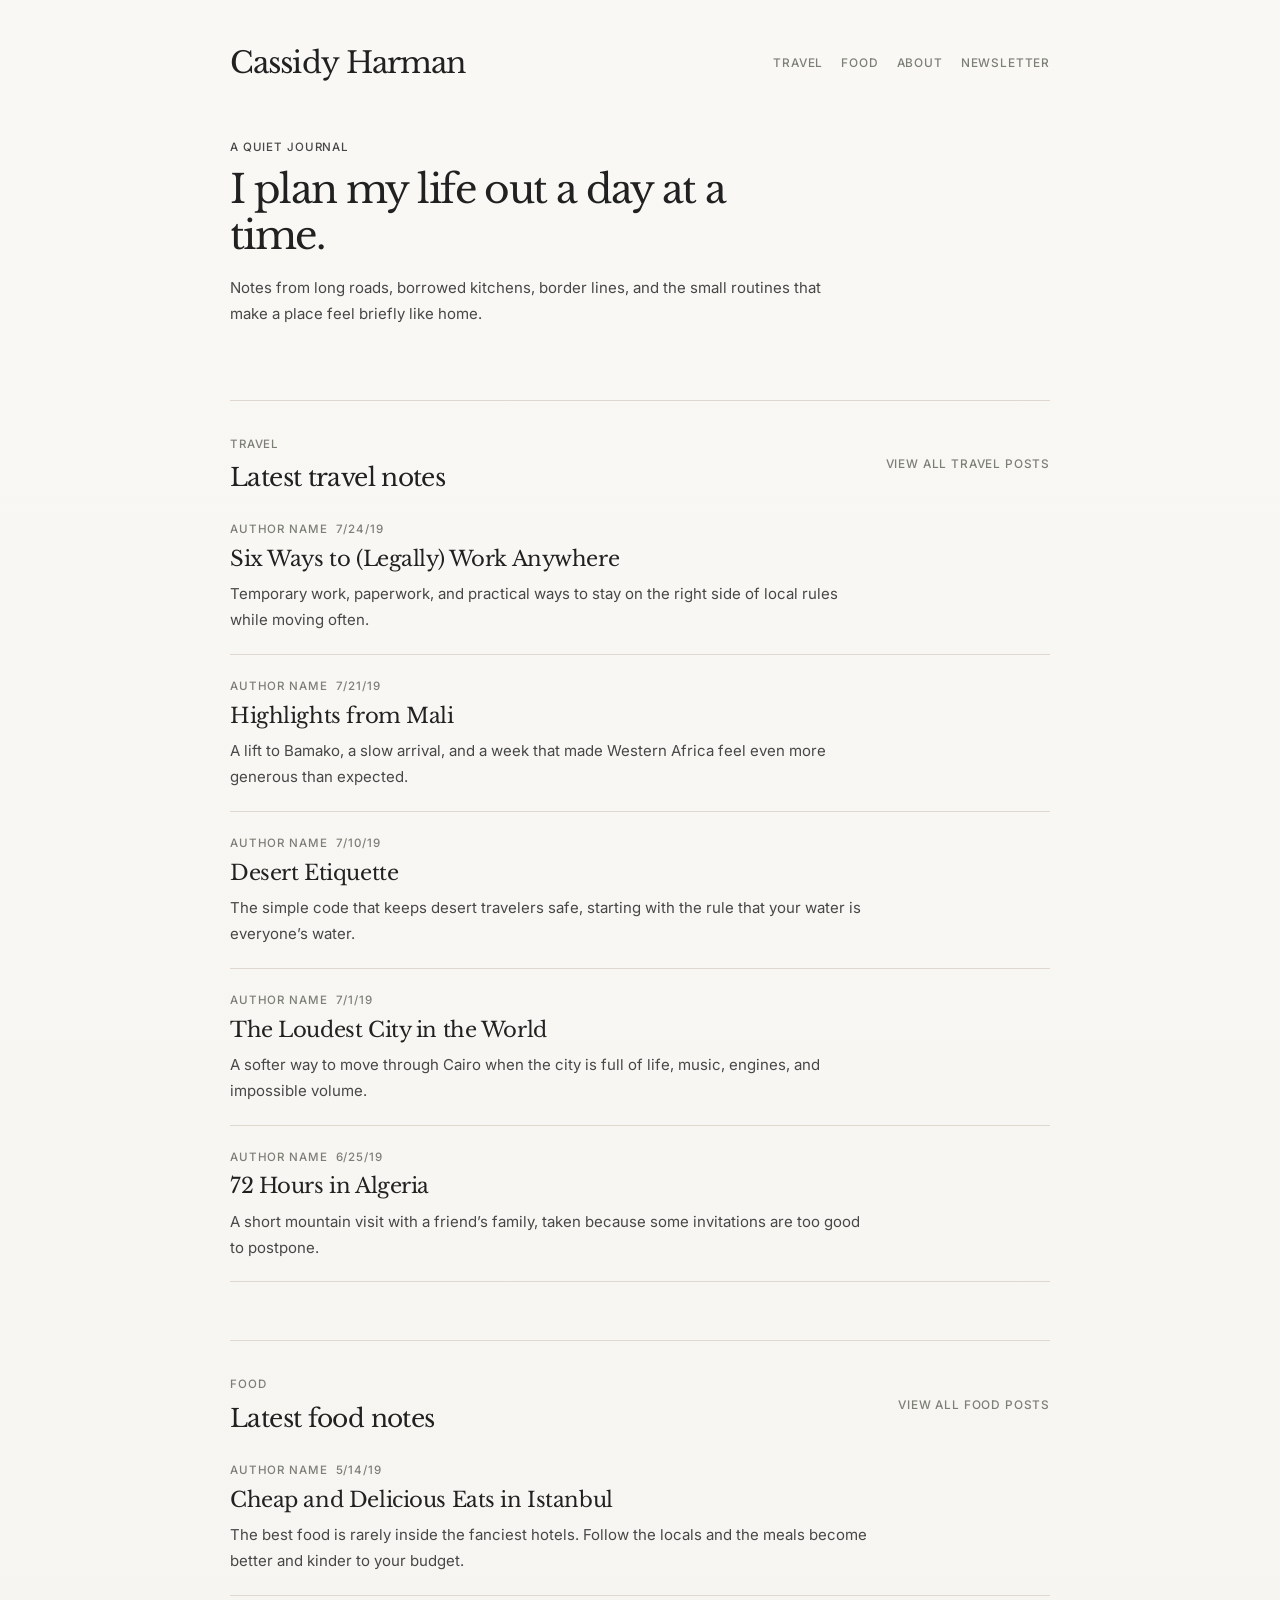
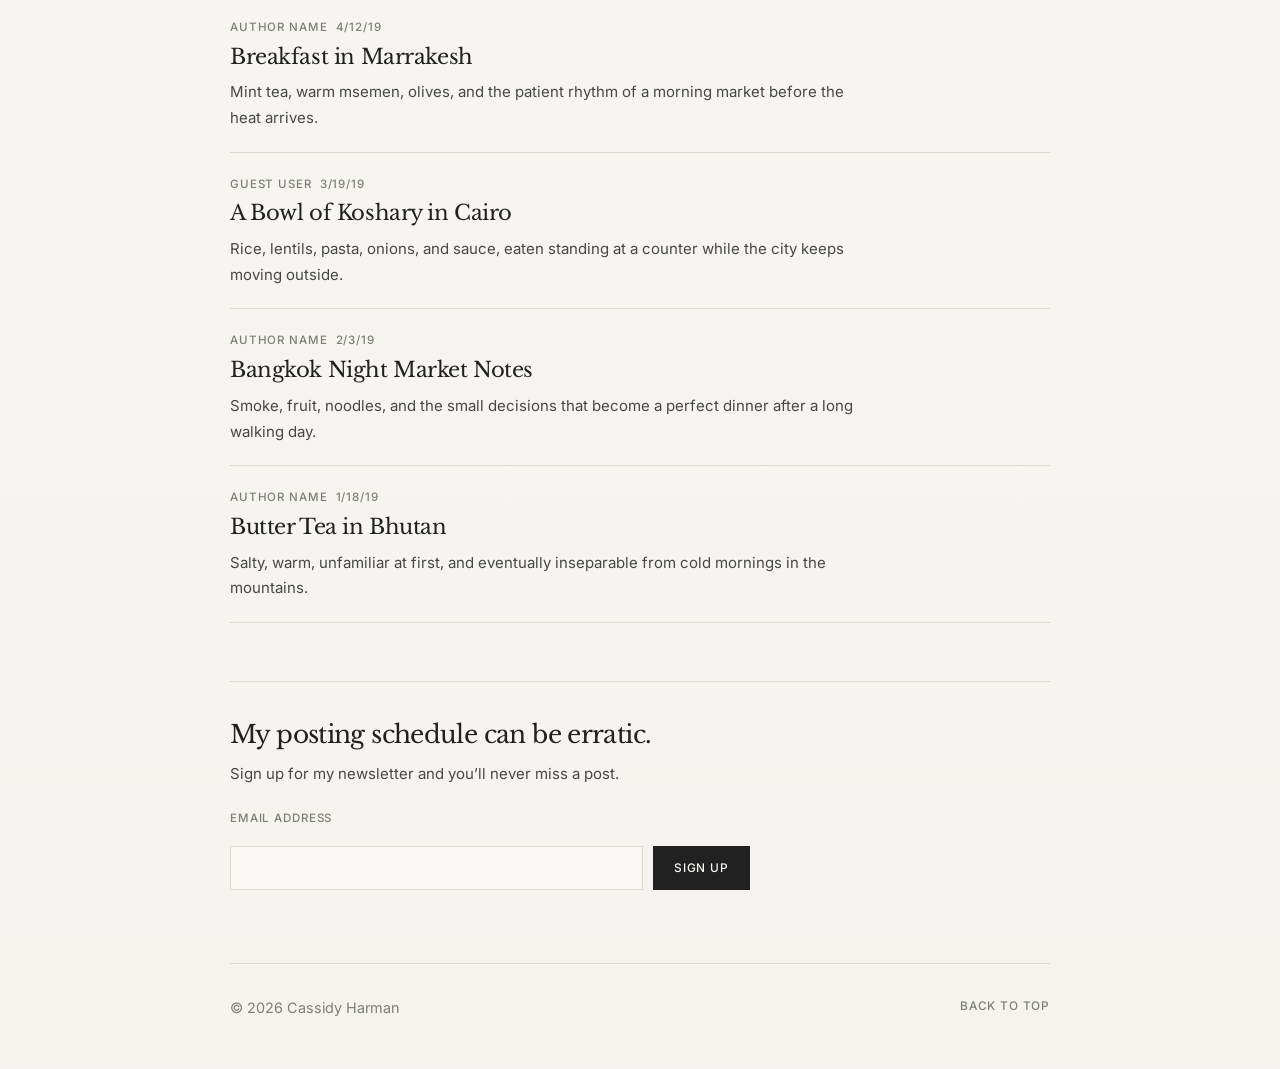
<file: index.html>
<!doctype html>
<html lang="en">
  <head>
    <meta charset="utf-8" />
    <meta name="viewport" content="width=device-width, initial-scale=1" />
    <meta
      name="description"
      content="A graceful static travel and food journal inspired by the Cassidy Harman Squarespace demo."
    />
    <title>Cassidy Harman</title>
    <link rel="preconnect" href="https://fonts.googleapis.com" />
    <link rel="preconnect" href="https://fonts.gstatic.com" crossorigin />
    <link
      href="https://fonts.googleapis.com/css2?family=Inter:wght@400;500;600&family=Libre+Baskerville:wght@400;700&display=swap"
      rel="stylesheet"
    />
    <link rel="alternate" type="application/rss+xml" title="Cassidy Harman RSS" href="feed.xml" />
    <link rel="stylesheet" href="styles.css" />
  </head>
  <body>
    <div class="site-shell">
      <header class="site-header" data-reveal>
        <a class="site-title" href="#top" aria-label="Cassidy Harman home">Cassidy Harman</a>
        <button class="menu-toggle" type="button" aria-expanded="false" aria-controls="siteNav">
          Menu
        </button>
        <nav class="site-nav" id="siteNav" aria-label="Primary navigation">
          <a href="#travel">Travel</a>
          <a href="#food">Food</a>
          <a href="pages/about.html">About</a>
          <a href="#newsletter">Newsletter</a>
        </nav>
      </header>

      <main id="top">
        <section class="intro" aria-labelledby="intro-title" data-reveal>
          <p class="kicker">A quiet journal</p>
          <h1 id="intro-title">I plan my life out a day at a time.</h1>
          <p>
            Notes from long roads, borrowed kitchens, border lines, and the
            small routines that make a place feel briefly like home.
          </p>
        </section>

        <section class="archive-preview" id="travel" aria-labelledby="travel-title">
          <div class="section-heading" data-reveal>
            <div>
              <p class="kicker">Travel</p>
              <h2 id="travel-title">Latest travel notes</h2>
            </div>
            <a class="quiet-link" href="pages/travel.html">View all travel posts</a>
          </div>

          <ol class="post-list compact-list">
            <li class="post-entry" data-reveal>
              <p class="post-meta">Author Name <time datetime="2019-07-24">7/24/19</time></p>
              <h3><a href="pages/post.html?post=six-ways">Six Ways to (Legally) Work Anywhere</a></h3>
              <p>
                Temporary work, paperwork, and practical ways to stay on the
                right side of local rules while moving often.
              </p>
            </li>
            <li class="post-entry" data-reveal>
              <p class="post-meta">Author Name <time datetime="2019-07-21">7/21/19</time></p>
              <h3><a href="pages/post.html?post=mali">Highlights from Mali</a></h3>
              <p>
                A lift to Bamako, a slow arrival, and a week that made Western
                Africa feel even more generous than expected.
              </p>
            </li>
            <li class="post-entry" data-reveal>
              <p class="post-meta">Author Name <time datetime="2019-07-10">7/10/19</time></p>
              <h3><a href="pages/post.html?post=desert-etiquette">Desert Etiquette</a></h3>
              <p>
                The simple code that keeps desert travelers safe, starting with
                the rule that your water is everyone&rsquo;s water.
              </p>
            </li>
            <li class="post-entry" data-reveal>
              <p class="post-meta">Author Name <time datetime="2019-07-01">7/1/19</time></p>
              <h3><a href="pages/post.html?post=cairo">The Loudest City in the World</a></h3>
              <p>
                A softer way to move through Cairo when the city is full of
                life, music, engines, and impossible volume.
              </p>
            </li>
            <li class="post-entry" data-reveal>
              <p class="post-meta">Author Name <time datetime="2019-06-25">6/25/19</time></p>
              <h3><a href="pages/post.html?post=algeria">72 Hours in Algeria</a></h3>
              <p>
                A short mountain visit with a friend&rsquo;s family, taken because
                some invitations are too good to postpone.
              </p>
            </li>
          </ol>
        </section>

        <section class="archive-preview" id="food" aria-labelledby="food-title">
          <div class="section-heading" data-reveal>
            <div>
              <p class="kicker">Food</p>
              <h2 id="food-title">Latest food notes</h2>
            </div>
            <a class="quiet-link" href="pages/food.html">View all food posts</a>
          </div>

          <ol class="post-list compact-list">
            <li class="post-entry" data-reveal>
              <p class="post-meta">Author Name <time datetime="2019-05-14">5/14/19</time></p>
              <h3><a href="pages/post.html?post=istanbul-eats">Cheap and Delicious Eats in Istanbul</a></h3>
              <p>
                The best food is rarely inside the fanciest hotels. Follow the
                locals and the meals become better and kinder to your budget.
              </p>
            </li>
            <li class="post-entry" data-reveal>
              <p class="post-meta">Author Name <time datetime="2019-04-12">4/12/19</time></p>
              <h3><a href="pages/post.html?post=marrakesh-breakfast">Breakfast in Marrakesh</a></h3>
              <p>
                Mint tea, warm msemen, olives, and the patient rhythm of a
                morning market before the heat arrives.
              </p>
            </li>
            <li class="post-entry" data-reveal>
              <p class="post-meta">Guest User <time datetime="2019-03-19">3/19/19</time></p>
              <h3><a href="pages/post.html?post=cairo-koshary">A Bowl of Koshary in Cairo</a></h3>
              <p>
                Rice, lentils, pasta, onions, and sauce, eaten standing at a
                counter while the city keeps moving outside.
              </p>
            </li>
            <li class="post-entry" data-reveal>
              <p class="post-meta">Author Name <time datetime="2019-02-03">2/3/19</time></p>
              <h3><a href="pages/post.html?post=bangkok-night-market">Bangkok Night Market Notes</a></h3>
              <p>
                Smoke, fruit, noodles, and the small decisions that become a
                perfect dinner after a long walking day.
              </p>
            </li>
            <li class="post-entry" data-reveal>
              <p class="post-meta">Author Name <time datetime="2019-01-18">1/18/19</time></p>
              <h3><a href="pages/post.html?post=bhutan-tea">Butter Tea in Bhutan</a></h3>
              <p>
                Salty, warm, unfamiliar at first, and eventually inseparable
                from cold mornings in the mountains.
              </p>
            </li>
          </ol>
        </section>

        <section class="newsletter" id="newsletter" aria-labelledby="newsletter-title" data-reveal>
          <h2 id="newsletter-title">
            My posting schedule can be erratic.
          </h2>
          <p>Sign up for my newsletter and you&rsquo;ll never miss a post.</p>
          <form
            class="newsletter-form"
            id="newsletterForm"
            method="post"
            data-signup-recipient-token="dGFud2VlcjFAbXN1LmVkdQ=="
            novalidate
          >
            <label for="email">Email Address</label>
            <div class="form-row">
              <input id="email" name="email" type="email" required />
              <button type="submit">Sign Up</button>
            </div>
            <input type="text" name="_honey" tabindex="-1" autocomplete="off" hidden />
            <input type="hidden" name="_subject" value="New Cassidy Harman newsletter signup" />
            <input type="hidden" name="_template" value="table" />
            <input type="hidden" name="_captcha" value="false" />
            <p class="form-message" id="formMessage" role="status" aria-live="polite"></p>
          </form>
        </section>
      </main>

      <footer class="site-footer">
        <p>&copy; 2026 Cassidy Harman</p>
        <a href="#top">Back to top</a>
      </footer>
    </div>

    <script src="script.js" defer></script>
  </body>
</html>
</file>
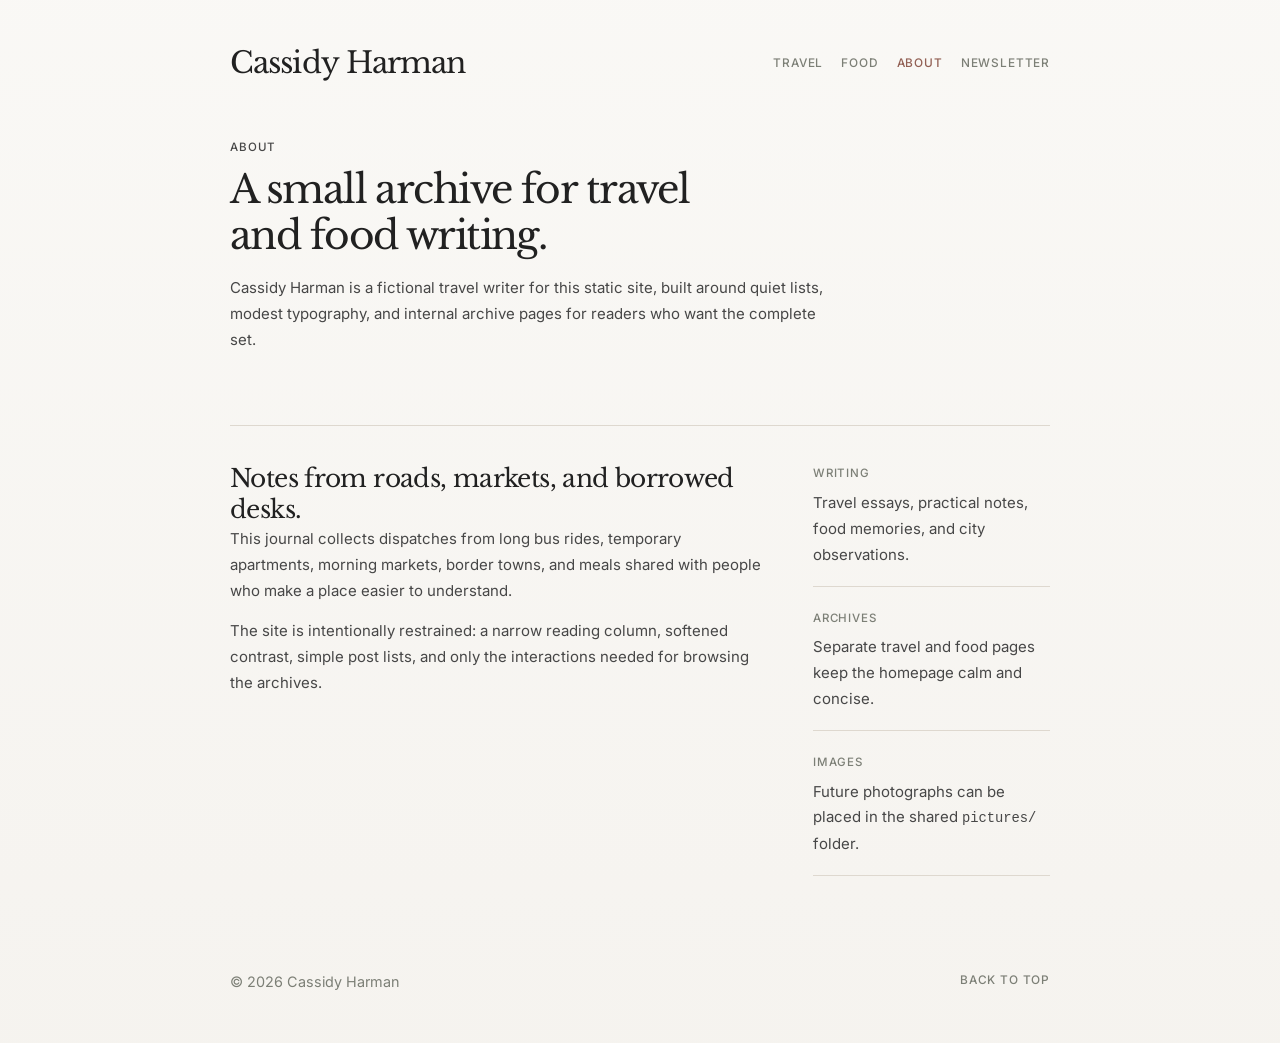
<file: pages/about.html>
<!doctype html>
<html lang="en">
  <head>
    <meta charset="utf-8" />
    <meta name="viewport" content="width=device-width, initial-scale=1" />
    <meta
      name="description"
      content="About Cassidy Harman and the quiet static travel and food journal."
    />
    <title>About | Cassidy Harman</title>
    <link rel="preconnect" href="https://fonts.googleapis.com" />
    <link rel="preconnect" href="https://fonts.gstatic.com" crossorigin />
    <link
      href="https://fonts.googleapis.com/css2?family=Inter:wght@400;500;600&family=Libre+Baskerville:wght@400;700&display=swap"
      rel="stylesheet"
    />
    <link rel="alternate" type="application/rss+xml" title="Cassidy Harman RSS" href="../feed.xml" />
    <link rel="stylesheet" href="../styles.css" />
  </head>
  <body>
    <div class="site-shell">
      <header class="site-header" data-reveal>
        <a class="site-title" href="../index.html" aria-label="Cassidy Harman home">Cassidy Harman</a>
        <button class="menu-toggle" type="button" aria-expanded="false" aria-controls="siteNav">
          Menu
        </button>
        <nav class="site-nav" id="siteNav" aria-label="Primary navigation">
          <a href="../index.html#travel">Travel</a>
          <a href="../index.html#food">Food</a>
          <a href="about.html" aria-current="page">About</a>
          <a href="../index.html#newsletter">Newsletter</a>
        </nav>
      </header>

      <main>
        <section class="page-intro" aria-labelledby="about-title" data-reveal>
          <p class="kicker">About</p>
          <h1 id="about-title">A small archive for travel and food writing.</h1>
          <p>
            Cassidy Harman is a fictional travel writer for this static site,
            built around quiet lists, modest typography, and internal archive
            pages for readers who want the complete set.
          </p>
        </section>

        <section class="about-page" aria-label="About Cassidy Harman" data-reveal>
          <div class="about-copy">
            <h2>Notes from roads, markets, and borrowed desks.</h2>
            <p>
              This journal collects dispatches from long bus rides, temporary
              apartments, morning markets, border towns, and meals shared with
              people who make a place easier to understand.
            </p>
            <p>
              The site is intentionally restrained: a narrow reading column,
              softened contrast, simple post lists, and only the interactions
              needed for browsing the archives.
            </p>
          </div>

          <dl class="about-details">
            <div>
              <dt>Writing</dt>
              <dd>Travel essays, practical notes, food memories, and city observations.</dd>
            </div>
            <div>
              <dt>Archives</dt>
              <dd>Separate travel and food pages keep the homepage calm and concise.</dd>
            </div>
            <div>
              <dt>Images</dt>
              <dd>Future photographs can be placed in the shared <code>pictures/</code> folder.</dd>
            </div>
          </dl>
        </section>
      </main>

      <footer class="site-footer">
        <p>&copy; 2026 Cassidy Harman</p>
        <a href="#about-title">Back to top</a>
      </footer>
    </div>

    <script src="../script.js" defer></script>
  </body>
</html>
</file>
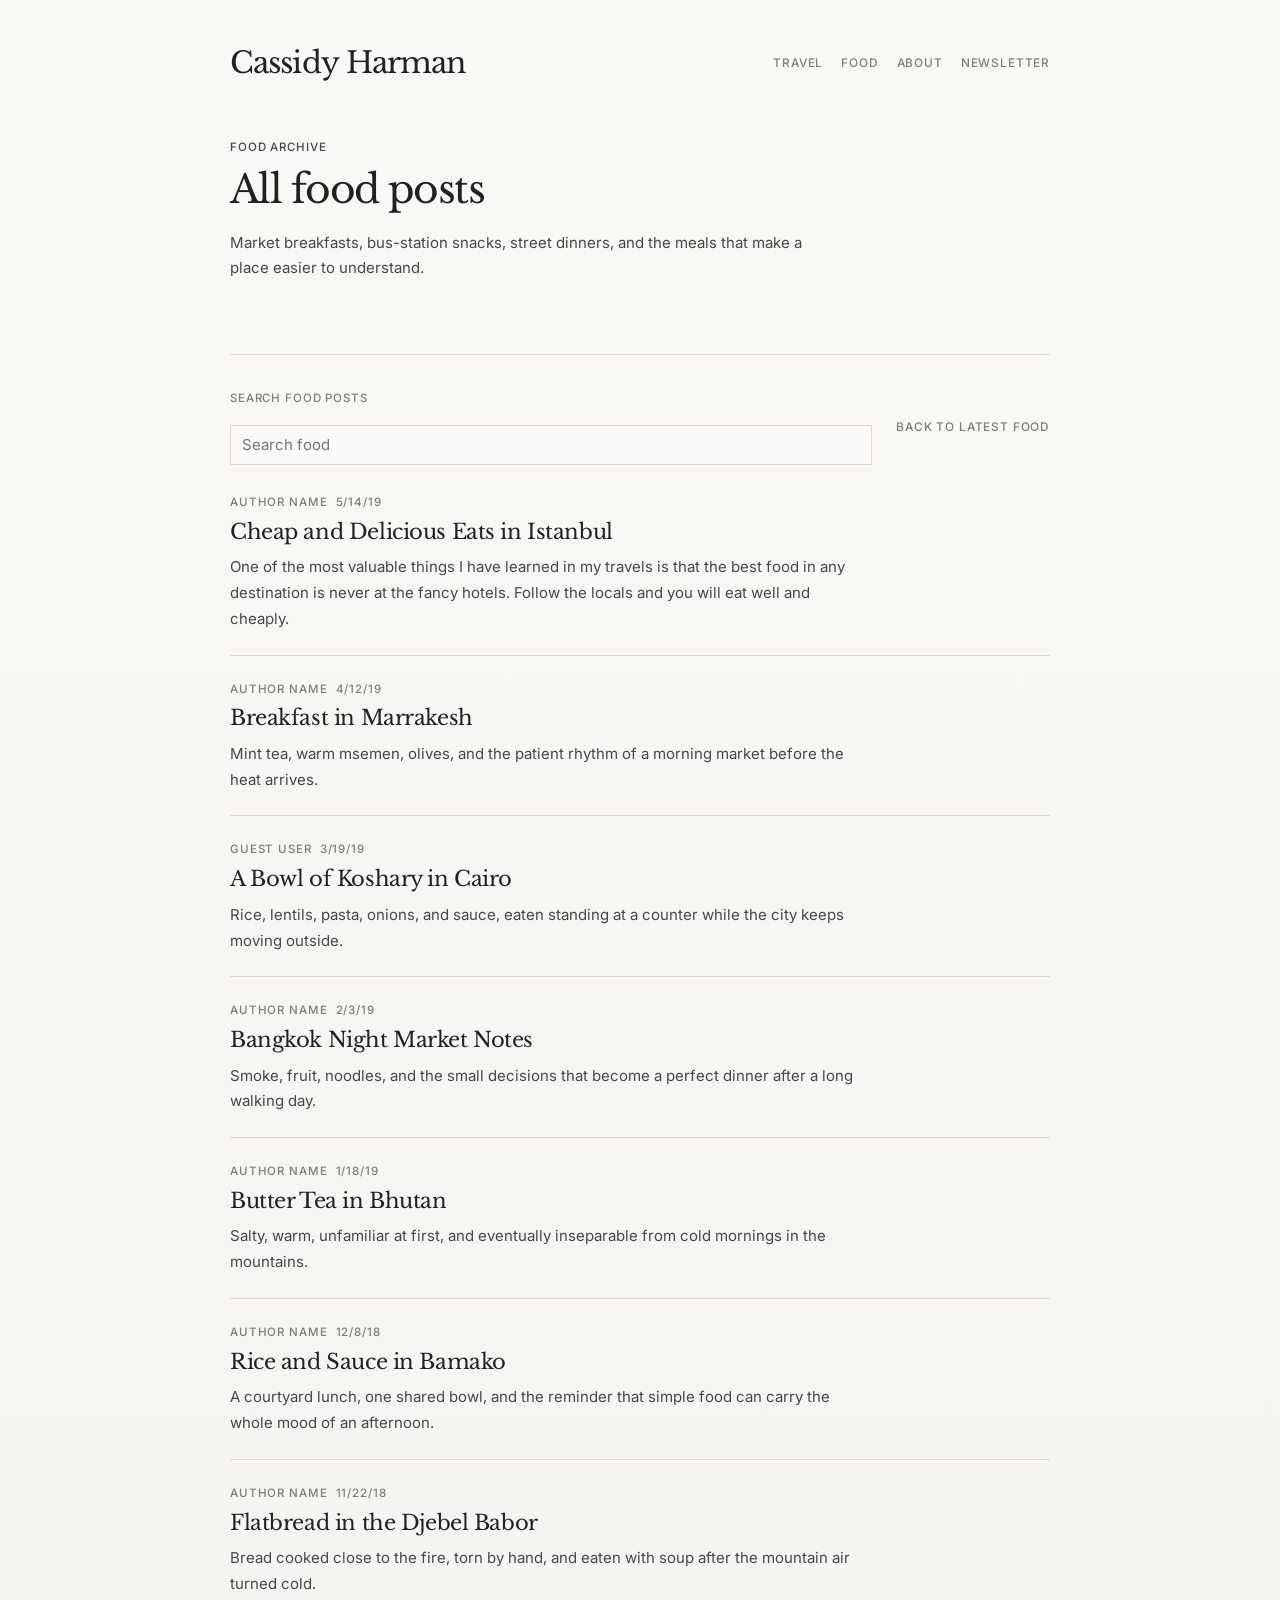
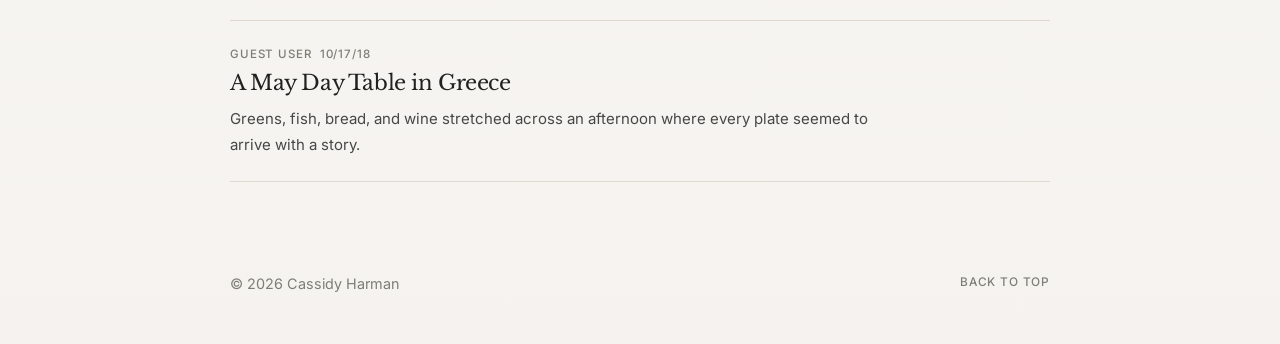
<file: pages/food.html>
<!doctype html>
<html lang="en">
  <head>
    <meta charset="utf-8" />
    <meta name="viewport" content="width=device-width, initial-scale=1" />
    <meta
      name="description"
      content="The full food archive for the Cassidy Harman static journal."
    />
    <title>Food Archive | Cassidy Harman</title>
    <link rel="preconnect" href="https://fonts.googleapis.com" />
    <link rel="preconnect" href="https://fonts.gstatic.com" crossorigin />
    <link
      href="https://fonts.googleapis.com/css2?family=Inter:wght@400;500;600&family=Libre+Baskerville:wght@400;700&display=swap"
      rel="stylesheet"
    />
    <link rel="alternate" type="application/rss+xml" title="Cassidy Harman RSS" href="../feed.xml" />
    <link rel="stylesheet" href="../styles.css" />
  </head>
  <body>
    <div class="site-shell">
      <header class="site-header" data-reveal>
        <a class="site-title" href="../index.html" aria-label="Cassidy Harman home">Cassidy Harman</a>
        <button class="menu-toggle" type="button" aria-expanded="false" aria-controls="siteNav">
          Menu
        </button>
        <nav class="site-nav" id="siteNav" aria-label="Primary navigation">
          <a href="../index.html#travel">Travel</a>
          <a href="../index.html#food">Food</a>
          <a href="about.html">About</a>
          <a href="../index.html#newsletter">Newsletter</a>
        </nav>
      </header>

      <main>
        <section class="page-intro" aria-labelledby="archive-title" data-reveal>
          <p class="kicker">Food archive</p>
          <h1 id="archive-title">All food posts</h1>
          <p>
            Market breakfasts, bus-station snacks, street dinners, and the meals
            that make a place easier to understand.
          </p>
        </section>

        <section class="archive-page" aria-label="Food posts">
          <div class="archive-tools" data-reveal>
            <label class="search-wrap" for="postSearch">
              <span>Search food posts</span>
              <input id="postSearch" type="search" placeholder="Search food" autocomplete="off" />
            </label>
            <a class="quiet-link" href="../index.html#food">Back to latest food</a>
          </div>

          <ol class="post-list">
            <li class="post-entry" id="istanbul-eats" data-reveal>
              <p class="post-meta">Author Name <time datetime="2019-05-14">5/14/19</time></p>
              <h3><a href="post.html?post=istanbul-eats">Cheap and Delicious Eats in Istanbul</a></h3>
              <p>
                One of the most valuable things I have learned in my travels is
                that the best food in any destination is never at the fancy
                hotels. Follow the locals and you will eat well and cheaply.
              </p>
            </li>

            <li class="post-entry" id="marrakesh-breakfast" data-reveal>
              <p class="post-meta">Author Name <time datetime="2019-04-12">4/12/19</time></p>
              <h3><a href="post.html?post=marrakesh-breakfast">Breakfast in Marrakesh</a></h3>
              <p>
                Mint tea, warm msemen, olives, and the patient rhythm of a
                morning market before the heat arrives.
              </p>
            </li>

            <li class="post-entry" id="cairo-koshary" data-reveal>
              <p class="post-meta">Guest User <time datetime="2019-03-19">3/19/19</time></p>
              <h3><a href="post.html?post=cairo-koshary">A Bowl of Koshary in Cairo</a></h3>
              <p>
                Rice, lentils, pasta, onions, and sauce, eaten standing at a
                counter while the city keeps moving outside.
              </p>
            </li>

            <li class="post-entry" id="bangkok-night-market" data-reveal>
              <p class="post-meta">Author Name <time datetime="2019-02-03">2/3/19</time></p>
              <h3><a href="post.html?post=bangkok-night-market">Bangkok Night Market Notes</a></h3>
              <p>
                Smoke, fruit, noodles, and the small decisions that become a
                perfect dinner after a long walking day.
              </p>
            </li>

            <li class="post-entry" id="bhutan-tea" data-reveal>
              <p class="post-meta">Author Name <time datetime="2019-01-18">1/18/19</time></p>
              <h3><a href="post.html?post=bhutan-tea">Butter Tea in Bhutan</a></h3>
              <p>
                Salty, warm, unfamiliar at first, and eventually inseparable
                from cold mornings in the mountains.
              </p>
            </li>

            <li class="post-entry" id="bamako-rice" data-reveal>
              <p class="post-meta">Author Name <time datetime="2018-12-08">12/8/18</time></p>
              <h3><a href="post.html?post=bamako-rice">Rice and Sauce in Bamako</a></h3>
              <p>
                A courtyard lunch, one shared bowl, and the reminder that simple
                food can carry the whole mood of an afternoon.
              </p>
            </li>

            <li class="post-entry" id="algeria-flatbread" data-reveal>
              <p class="post-meta">Author Name <time datetime="2018-11-22">11/22/18</time></p>
              <h3><a href="post.html?post=algeria-flatbread">Flatbread in the Djebel Babor</a></h3>
              <p>
                Bread cooked close to the fire, torn by hand, and eaten with
                soup after the mountain air turned cold.
              </p>
            </li>

            <li class="post-entry" id="greece-may-table" data-reveal>
              <p class="post-meta">Guest User <time datetime="2018-10-17">10/17/18</time></p>
              <h3><a href="post.html?post=greece-may-table">A May Day Table in Greece</a></h3>
              <p>
                Greens, fish, bread, and wine stretched across an afternoon
                where every plate seemed to arrive with a story.
              </p>
            </li>
          </ol>

          <p class="empty-state" id="emptyState" hidden>No food posts match that search yet.</p>
        </section>
      </main>

      <footer class="site-footer">
        <p>&copy; 2026 Cassidy Harman</p>
        <a href="#archive-title">Back to top</a>
      </footer>
    </div>

    <script src="../script.js" defer></script>
  </body>
</html>
</file>
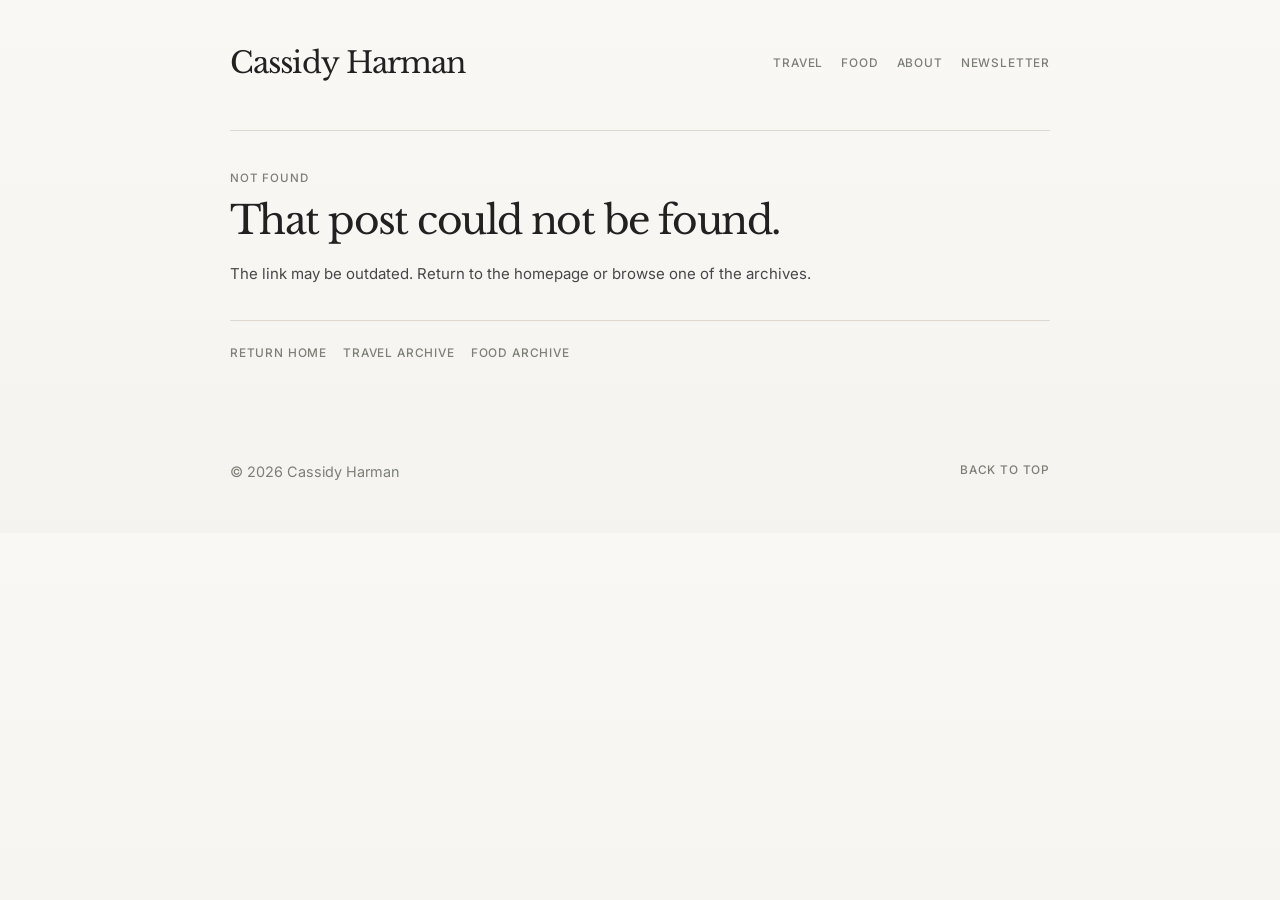
<file: pages/post.html>
<!doctype html>
<html lang="en">
  <head>
    <meta charset="utf-8" />
    <meta name="viewport" content="width=device-width, initial-scale=1" />
    <meta
      name="description"
      content="Read a Cassidy Harman travel or food journal entry."
    />
    <title>Journal Post | Cassidy Harman</title>
    <link rel="preconnect" href="https://fonts.googleapis.com" />
    <link rel="preconnect" href="https://fonts.gstatic.com" crossorigin />
    <link
      href="https://fonts.googleapis.com/css2?family=Inter:wght@400;500;600&family=Libre+Baskerville:wght@400;700&display=swap"
      rel="stylesheet"
    />
    <link rel="alternate" type="application/rss+xml" title="Cassidy Harman RSS" href="../feed.xml" />
    <link rel="stylesheet" href="../styles.css" />
  </head>
  <body>
    <div class="site-shell">
      <header class="site-header" data-reveal>
        <a class="site-title" href="../index.html" aria-label="Cassidy Harman home">Cassidy Harman</a>
        <button class="menu-toggle" type="button" aria-expanded="false" aria-controls="siteNav">
          Menu
        </button>
        <nav class="site-nav" id="siteNav" aria-label="Primary navigation">
          <a href="../index.html#travel">Travel</a>
          <a href="../index.html#food">Food</a>
          <a href="about.html">About</a>
          <a href="../index.html#newsletter">Newsletter</a>
        </nav>
      </header>

      <main id="top">
        <article class="post-page" id="postPage" data-reveal>
          <p class="kicker" id="postCategory">Journal</p>
          <h1 id="postTitle">Loading post...</h1>
          <p class="post-meta" id="postMeta"></p>
          <div class="post-body" id="postBody"></div>
          <nav class="post-actions" aria-label="Post navigation">
            <a class="quiet-link" id="postArchiveLink" href="../index.html">Back to archive</a>
          </nav>
        </article>

        <section class="post-missing" id="postMissing" hidden data-reveal>
          <p class="kicker">Not found</p>
          <h1>That post could not be found.</h1>
          <p>
            The link may be outdated. Return to the homepage or browse one of
            the archives.
          </p>
          <div class="post-actions">
            <a class="quiet-link" href="../index.html">Return home</a>
            <a class="quiet-link" href="travel.html">Travel archive</a>
            <a class="quiet-link" href="food.html">Food archive</a>
          </div>
        </section>
      </main>

      <footer class="site-footer">
        <p>&copy; 2026 Cassidy Harman</p>
        <a href="#top">Back to top</a>
      </footer>
    </div>

    <script src="../script.js" defer></script>
  </body>
</html>
</file>
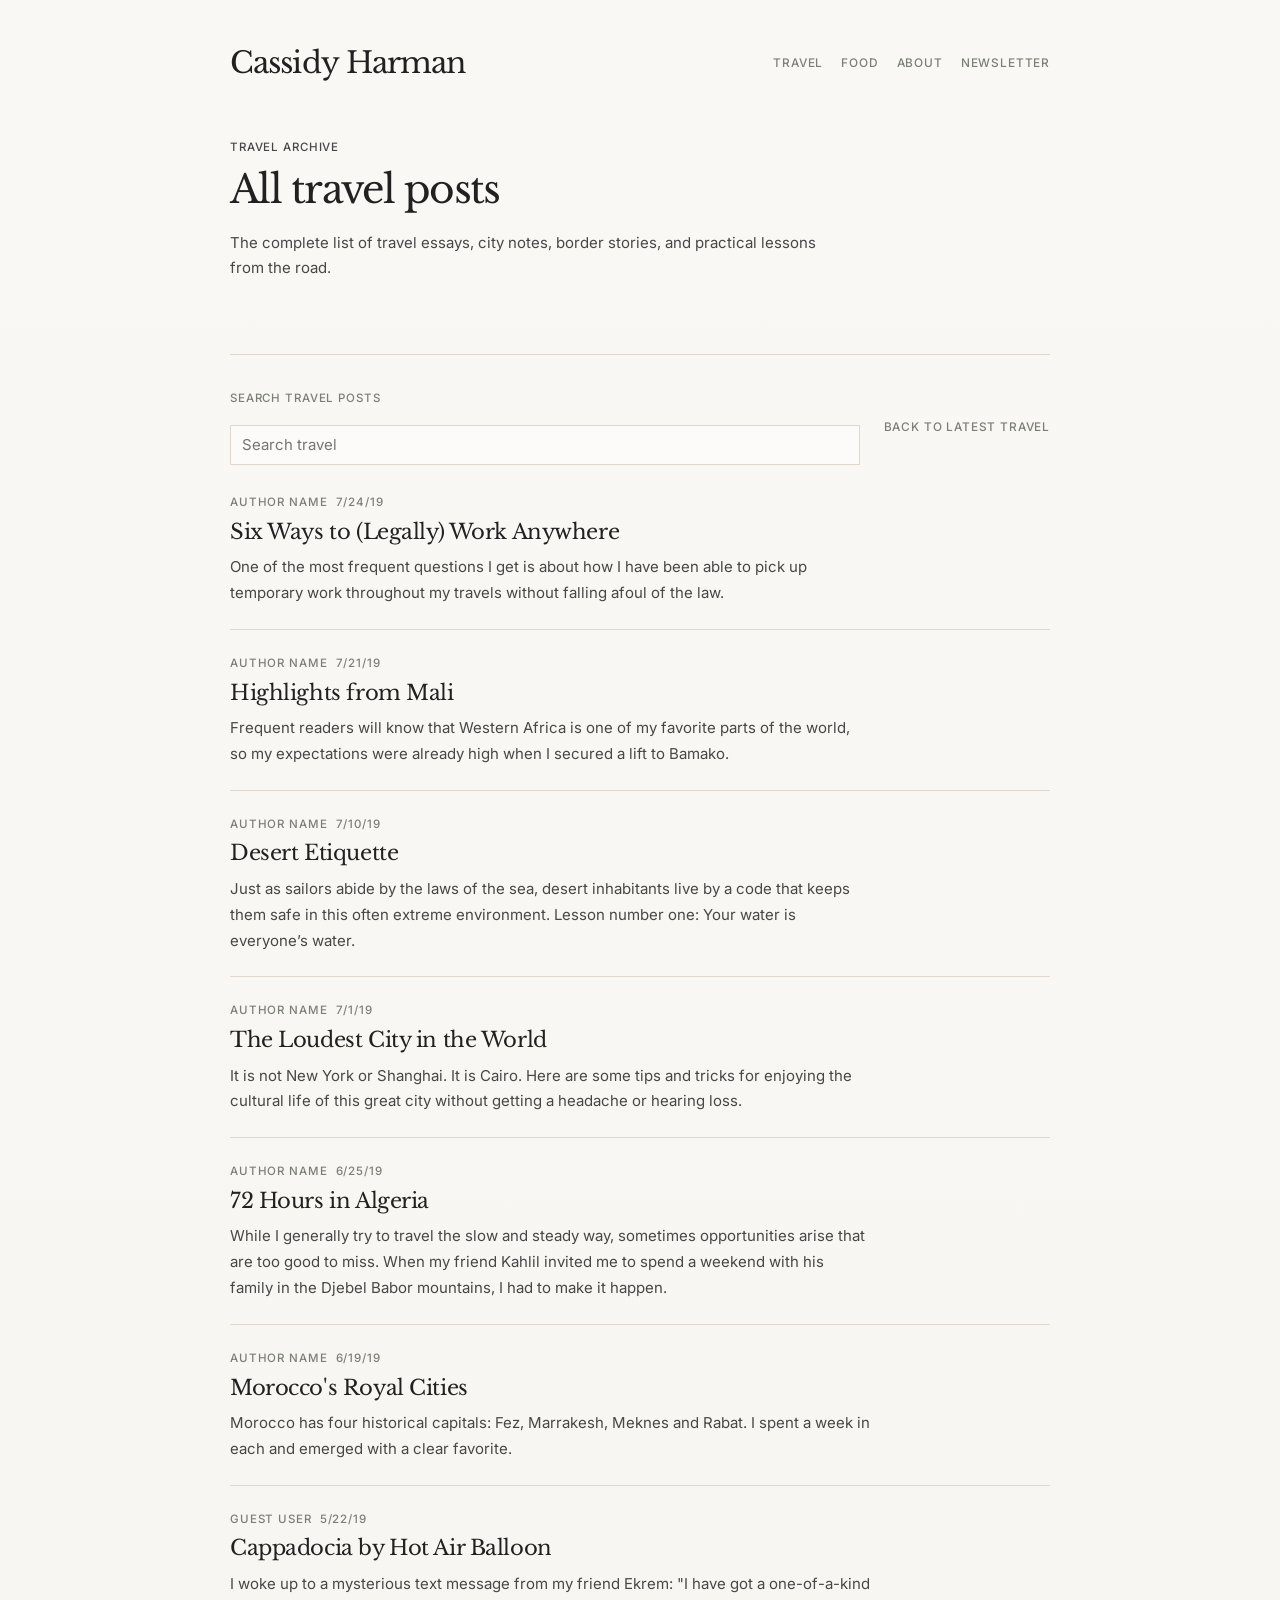
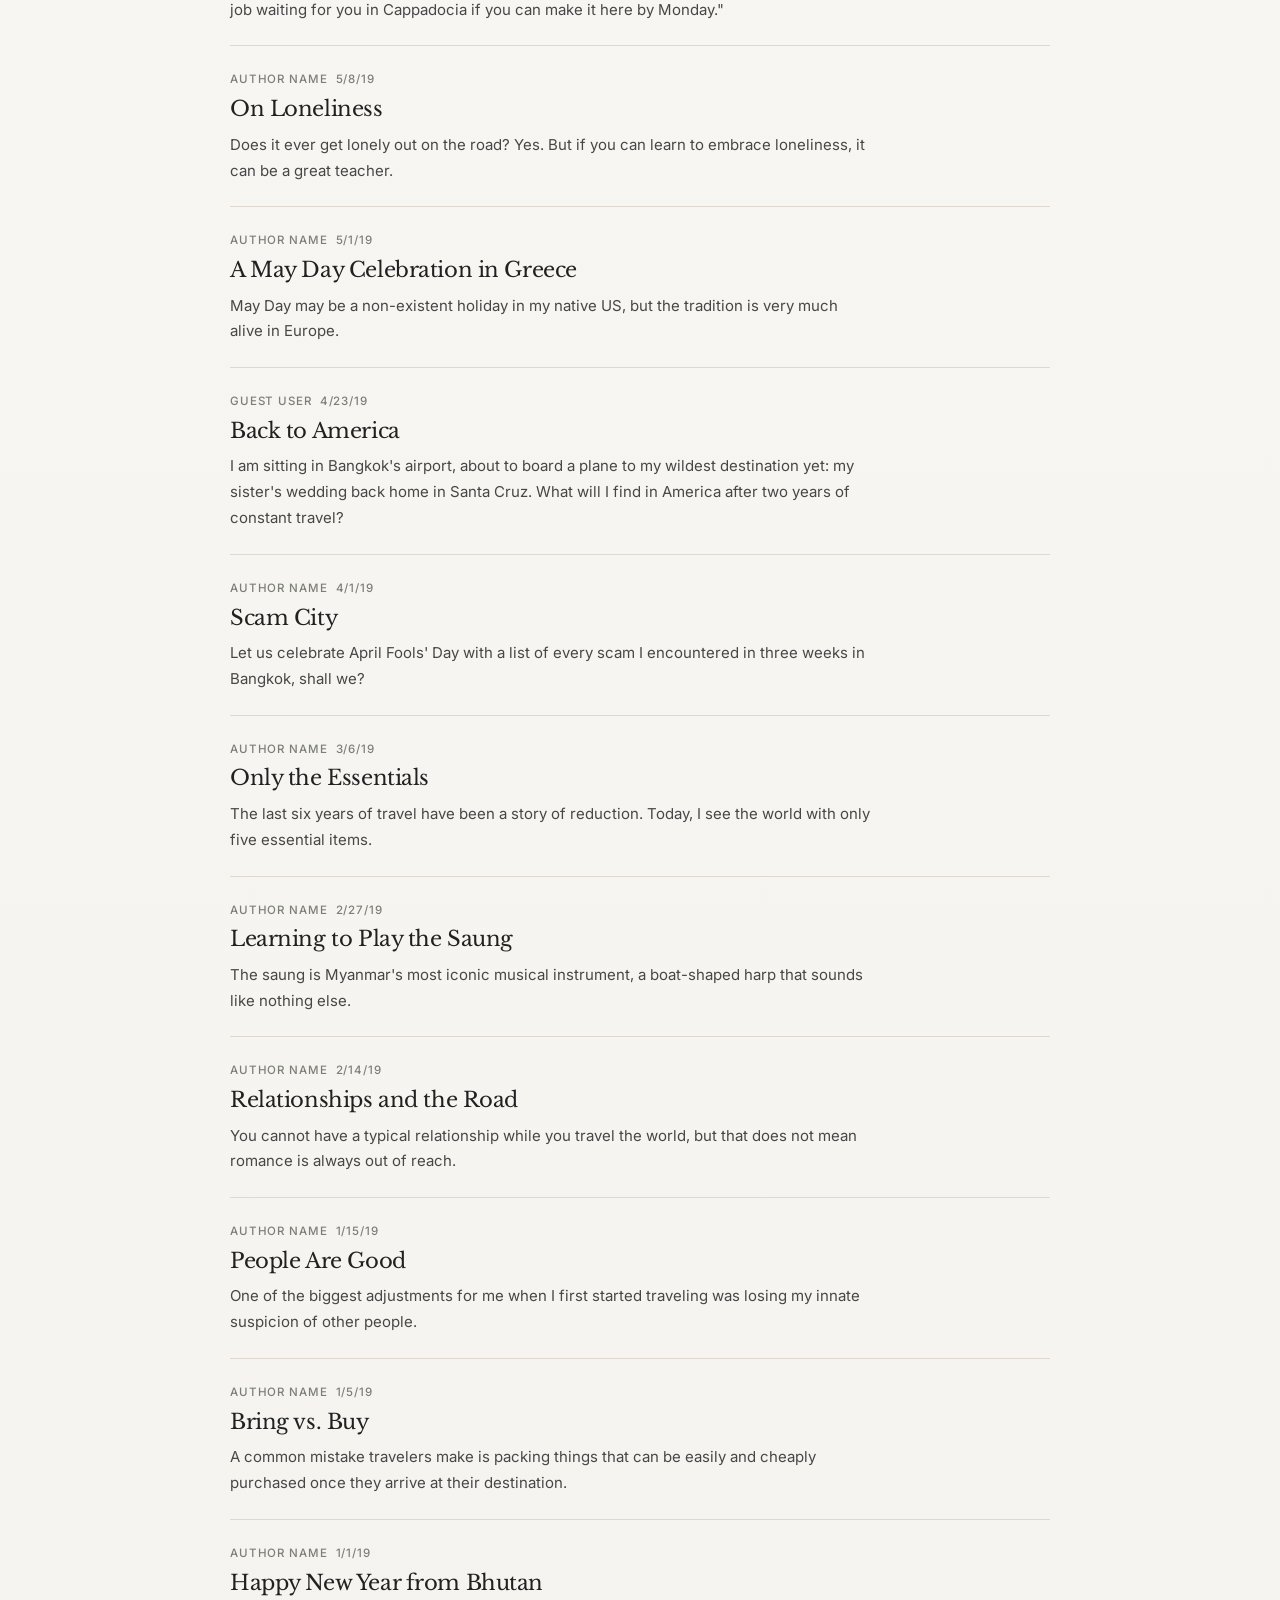
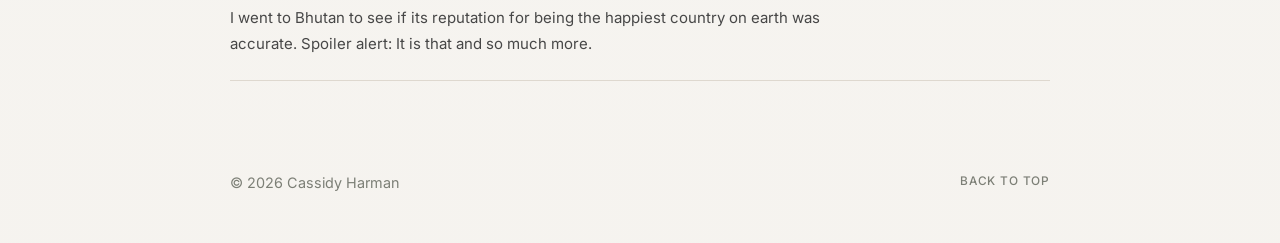
<file: pages/travel.html>
<!doctype html>
<html lang="en">
  <head>
    <meta charset="utf-8" />
    <meta name="viewport" content="width=device-width, initial-scale=1" />
    <meta
      name="description"
      content="The full travel archive for the Cassidy Harman static journal."
    />
    <title>Travel Archive | Cassidy Harman</title>
    <link rel="preconnect" href="https://fonts.googleapis.com" />
    <link rel="preconnect" href="https://fonts.gstatic.com" crossorigin />
    <link
      href="https://fonts.googleapis.com/css2?family=Inter:wght@400;500;600&family=Libre+Baskerville:wght@400;700&display=swap"
      rel="stylesheet"
    />
    <link rel="alternate" type="application/rss+xml" title="Cassidy Harman RSS" href="../feed.xml" />
    <link rel="stylesheet" href="../styles.css" />
  </head>
  <body>
    <div class="site-shell">
      <header class="site-header" data-reveal>
        <a class="site-title" href="../index.html" aria-label="Cassidy Harman home">Cassidy Harman</a>
        <button class="menu-toggle" type="button" aria-expanded="false" aria-controls="siteNav">
          Menu
        </button>
        <nav class="site-nav" id="siteNav" aria-label="Primary navigation">
          <a href="../index.html#travel">Travel</a>
          <a href="../index.html#food">Food</a>
          <a href="about.html">About</a>
          <a href="../index.html#newsletter">Newsletter</a>
        </nav>
      </header>

      <main>
        <section class="page-intro" aria-labelledby="archive-title" data-reveal>
          <p class="kicker">Travel archive</p>
          <h1 id="archive-title">All travel posts</h1>
          <p>
            The complete list of travel essays, city notes, border stories, and
            practical lessons from the road.
          </p>
        </section>

        <section class="archive-page" aria-label="Travel posts">
          <div class="archive-tools" data-reveal>
            <label class="search-wrap" for="postSearch">
              <span>Search travel posts</span>
              <input id="postSearch" type="search" placeholder="Search travel" autocomplete="off" />
            </label>
            <a class="quiet-link" href="../index.html#travel">Back to latest travel</a>
          </div>

          <ol class="post-list">
            <li class="post-entry" id="six-ways" data-reveal>
              <p class="post-meta">Author Name <time datetime="2019-07-24">7/24/19</time></p>
              <h3><a href="post.html?post=six-ways">Six Ways to (Legally) Work Anywhere</a></h3>
              <p>
                One of the most frequent questions I get is about how I have
                been able to pick up temporary work throughout my travels
                without falling afoul of the law.
              </p>
            </li>

            <li class="post-entry" id="mali" data-reveal>
              <p class="post-meta">Author Name <time datetime="2019-07-21">7/21/19</time></p>
              <h3><a href="post.html?post=mali">Highlights from Mali</a></h3>
              <p>
                Frequent readers will know that Western Africa is one of my
                favorite parts of the world, so my expectations were already
                high when I secured a lift to Bamako.
              </p>
            </li>

            <li class="post-entry" id="desert-etiquette" data-reveal>
              <p class="post-meta">Author Name <time datetime="2019-07-10">7/10/19</time></p>
              <h3><a href="post.html?post=desert-etiquette">Desert Etiquette</a></h3>
              <p>
                Just as sailors abide by the laws of the sea, desert inhabitants
                live by a code that keeps them safe in this often extreme
                environment. Lesson number one: Your water is everyone&rsquo;s water.
              </p>
            </li>

            <li class="post-entry" id="cairo" data-reveal>
              <p class="post-meta">Author Name <time datetime="2019-07-01">7/1/19</time></p>
              <h3><a href="post.html?post=cairo">The Loudest City in the World</a></h3>
              <p>
                It is not New York or Shanghai. It is Cairo. Here are some tips
                and tricks for enjoying the cultural life of this great city
                without getting a headache or hearing loss.
              </p>
            </li>

            <li class="post-entry" id="algeria" data-reveal>
              <p class="post-meta">Author Name <time datetime="2019-06-25">6/25/19</time></p>
              <h3><a href="post.html?post=algeria">72 Hours in Algeria</a></h3>
              <p>
                While I generally try to travel the slow and steady way,
                sometimes opportunities arise that are too good to miss. When my
                friend Kahlil invited me to spend a weekend with his family in
                the Djebel Babor mountains, I had to make it happen.
              </p>
            </li>

            <li class="post-entry" id="morocco" data-reveal>
              <p class="post-meta">Author Name <time datetime="2019-06-19">6/19/19</time></p>
              <h3><a href="post.html?post=morocco">Morocco's Royal Cities</a></h3>
              <p>
                Morocco has four historical capitals: Fez, Marrakesh, Meknes
                and Rabat. I spent a week in each and emerged with a clear
                favorite.
              </p>
            </li>

            <li class="post-entry" id="cappadocia" data-reveal>
              <p class="post-meta">Guest User <time datetime="2019-05-22">5/22/19</time></p>
              <h3><a href="post.html?post=cappadocia">Cappadocia by Hot Air Balloon</a></h3>
              <p>
                I woke up to a mysterious text message from my friend Ekrem:
                "I have got a one-of-a-kind job waiting for you in Cappadocia if
                you can make it here by Monday."
              </p>
            </li>

            <li class="post-entry" id="loneliness" data-reveal>
              <p class="post-meta">Author Name <time datetime="2019-05-08">5/8/19</time></p>
              <h3><a href="post.html?post=loneliness">On Loneliness</a></h3>
              <p>
                Does it ever get lonely out on the road? Yes. But if you can
                learn to embrace loneliness, it can be a great teacher.
              </p>
            </li>

            <li class="post-entry" id="greece" data-reveal>
              <p class="post-meta">Author Name <time datetime="2019-05-01">5/1/19</time></p>
              <h3><a href="post.html?post=greece">A May Day Celebration in Greece</a></h3>
              <p>
                May Day may be a non-existent holiday in my native US, but the
                tradition is very much alive in Europe.
              </p>
            </li>

            <li class="post-entry" id="america" data-reveal>
              <p class="post-meta">Guest User <time datetime="2019-04-23">4/23/19</time></p>
              <h3><a href="post.html?post=america">Back to America</a></h3>
              <p>
                I am sitting in Bangkok's airport, about to board a plane to my
                wildest destination yet: my sister's wedding back home in Santa
                Cruz. What will I find in America after two years of constant
                travel?
              </p>
            </li>

            <li class="post-entry" id="scam-city" data-reveal>
              <p class="post-meta">Author Name <time datetime="2019-04-01">4/1/19</time></p>
              <h3><a href="post.html?post=scam-city">Scam City</a></h3>
              <p>
                Let us celebrate April Fools' Day with a list of every scam I
                encountered in three weeks in Bangkok, shall we?
              </p>
            </li>

            <li class="post-entry" id="essentials" data-reveal>
              <p class="post-meta">Author Name <time datetime="2019-03-06">3/6/19</time></p>
              <h3><a href="post.html?post=essentials">Only the Essentials</a></h3>
              <p>
                The last six years of travel have been a story of reduction.
                Today, I see the world with only five essential items.
              </p>
            </li>

            <li class="post-entry" id="saung" data-reveal>
              <p class="post-meta">Author Name <time datetime="2019-02-27">2/27/19</time></p>
              <h3><a href="post.html?post=saung">Learning to Play the Saung</a></h3>
              <p>
                The saung is Myanmar's most iconic musical instrument, a
                boat-shaped harp that sounds like nothing else.
              </p>
            </li>

            <li class="post-entry" id="relationships" data-reveal>
              <p class="post-meta">Author Name <time datetime="2019-02-14">2/14/19</time></p>
              <h3><a href="post.html?post=relationships">Relationships and the Road</a></h3>
              <p>
                You cannot have a typical relationship while you travel the
                world, but that does not mean romance is always out of reach.
              </p>
            </li>

            <li class="post-entry" id="people" data-reveal>
              <p class="post-meta">Author Name <time datetime="2019-01-15">1/15/19</time></p>
              <h3><a href="post.html?post=people">People Are Good</a></h3>
              <p>
                One of the biggest adjustments for me when I first started
                traveling was losing my innate suspicion of other people.
              </p>
            </li>

            <li class="post-entry" id="bring-buy" data-reveal>
              <p class="post-meta">Author Name <time datetime="2019-01-05">1/5/19</time></p>
              <h3><a href="post.html?post=bring-buy">Bring vs. Buy</a></h3>
              <p>
                A common mistake travelers make is packing things that can be
                easily and cheaply purchased once they arrive at their
                destination.
              </p>
            </li>

            <li class="post-entry" id="bhutan" data-reveal>
              <p class="post-meta">Author Name <time datetime="2019-01-01">1/1/19</time></p>
              <h3><a href="post.html?post=bhutan">Happy New Year from Bhutan</a></h3>
              <p>
                I went to Bhutan to see if its reputation for being the happiest
                country on earth was accurate. Spoiler alert: It is that and so
                much more.
              </p>
            </li>
          </ol>

          <p class="empty-state" id="emptyState" hidden>No travel posts match that search yet.</p>
        </section>
      </main>

      <footer class="site-footer">
        <p>&copy; 2026 Cassidy Harman</p>
        <a href="#archive-title">Back to top</a>
      </footer>
    </div>

    <script src="../script.js" defer></script>
  </body>
</html>
</file>
<file: styles.css>
:root {
  --color-ink: hsl(0 0% 13%);
  --color-text: hsl(0 0% 28%);
  --color-muted: hsl(80 4% 48%);
  --color-soft: hsl(36 23% 92%);
  --color-paper: hsl(42 27% 97%);
  --color-line: hsl(38 18% 84%);
  --color-accent: hsl(12 27% 45%);
  --font-sans: "Inter", system-ui, -apple-system, BlinkMacSystemFont, "Segoe UI", sans-serif;
  --font-serif: "Libre Baskerville", Georgia, serif;
  --content-width: min(820px, calc(100vw - 44px));
}

* {
  box-sizing: border-box;
}

html {
  scroll-behavior: smooth;
}

body {
  min-width: 320px;
  margin: 0;
  background:
    linear-gradient(180deg, hsl(42 27% 97%) 0%, hsl(39 25% 95%) 100%),
    var(--color-paper);
  color: var(--color-text);
  font-family: var(--font-sans);
  font-size: 15px;
  line-height: 1.72;
  text-rendering: optimizeLegibility;
}

body.nav-open {
  overflow: hidden;
}

a {
  color: inherit;
}

button,
input {
  font: inherit;
}

.site-shell {
  width: var(--content-width);
  margin: 0 auto;
}

.site-header {
  display: grid;
  grid-template-columns: 1fr auto;
  gap: 22px;
  align-items: center;
  padding: 46px 0 50px;
}

.site-title {
  width: fit-content;
  color: var(--color-ink);
  font-family: var(--font-serif);
  font-size: clamp(1.35rem, 3.6vw, 1.85rem);
  font-weight: 400;
  letter-spacing: -0.03em;
  line-height: 1.16;
  text-decoration: none;
}

.site-nav {
  display: flex;
  flex-wrap: wrap;
  gap: 18px;
  justify-content: flex-end;
}

.site-nav a,
.site-footer a,
.quiet-link {
  color: var(--color-muted);
  font-size: 0.74rem;
  font-weight: 500;
  letter-spacing: 0.07em;
  text-decoration: none;
  text-transform: uppercase;
}

.site-nav a:hover,
.site-footer a:hover,
.quiet-link:hover,
.post-entry h3 a:hover,
.site-nav a[aria-current="page"] {
  color: var(--color-accent);
}

.menu-toggle {
  display: none;
  border: 1px solid var(--color-line);
  border-radius: 0;
  padding: 7px 10px;
  background: transparent;
  color: var(--color-muted);
  cursor: pointer;
  font-size: 0.72rem;
  font-weight: 500;
  letter-spacing: 0.07em;
  text-transform: uppercase;
}

.intro,
.page-intro {
  max-width: 600px;
  padding: 8px 0 58px;
}

.kicker,
.post-meta,
.search-wrap span,
.newsletter-form label {
  display: block;
  margin: 0 0 9px;
  color: var(--color-muted);
  font-size: 0.72rem;
  font-weight: 500;
  letter-spacing: 0.075em;
  text-transform: uppercase;
}

h1,
h2,
h3,
p,
ol {
  margin-top: 0;
}

h1,
h2,
h3 {
  color: var(--color-ink);
  font-family: var(--font-serif);
  font-weight: 400;
}

h1 {
  max-width: 13em;
  margin-bottom: 17px;
  font-size: clamp(1.65rem, 4.4vw, 2.45rem);
  letter-spacing: -0.04em;
  line-height: 1.16;
}

h2 {
  margin-bottom: 0;
  font-size: clamp(1.2rem, 2.6vw, 1.55rem);
  letter-spacing: -0.025em;
  line-height: 1.24;
}

h3 {
  margin-bottom: 8px;
  font-size: clamp(1.06rem, 2.2vw, 1.32rem);
  letter-spacing: -0.02em;
  line-height: 1.3;
}

.intro p,
.page-intro p,
.post-entry p:not(.post-meta),
.about p,
.newsletter p {
  color: var(--color-text);
}

.archive-preview,
.about,
.newsletter,
.archive-page {
  border-top: 1px solid var(--color-line);
}

.archive-preview,
.archive-page {
  padding: 34px 0 58px;
}

.section-heading,
.archive-tools {
  display: grid;
  grid-template-columns: minmax(0, 1fr) auto;
  gap: 24px;
  align-items: end;
  margin-bottom: 4px;
}

.section-heading .quiet-link,
.archive-tools .quiet-link {
  align-self: center;
}

.post-list {
  display: grid;
  list-style: none;
  margin-bottom: 0;
  padding: 0;
}

.post-entry {
  border-bottom: 1px solid var(--color-line);
  padding: 24px 0 23px;
}

.compact-list .post-entry {
  padding: 22px 0 21px;
}

.post-entry h3 a {
  color: var(--color-ink);
  text-decoration: none;
  transition: color 160ms ease;
}

.post-entry p:last-child {
  max-width: 640px;
  margin-bottom: 0;
}

.post-meta {
  display: flex;
  flex-wrap: wrap;
  gap: 8px;
  margin-bottom: 6px;
}

.post-entry.is-hidden {
  display: none;
}

.search-wrap {
  display: grid;
  gap: 7px;
  min-width: min(260px, 100%);
}

#postSearch,
#email {
  width: 100%;
  border: 1px solid var(--color-line);
  border-radius: 0;
  outline: none;
  background: hsl(0 0% 100% / 0.36);
  color: var(--color-ink);
}

#postSearch {
  height: 40px;
  padding: 0 11px;
}

#email {
  min-height: 44px;
  padding: 0 11px;
}

#postSearch:focus,
#email:focus {
  border-color: var(--color-accent);
  box-shadow: 0 0 0 3px hsl(12 27% 45% / 0.06);
}

.empty-state {
  border-bottom: 1px solid var(--color-line);
  margin: 0;
  padding: 28px 0;
  color: var(--color-muted);
}

.post-page,
.post-missing {
  border-top: 1px solid var(--color-line);
  padding: 38px 0 64px;
}

.post-page h1,
.post-missing h1 {
  max-width: 780px;
}

.post-page .post-meta {
  margin-bottom: 34px;
}

.post-body {
  max-width: 680px;
  color: var(--color-text);
  font-size: 1.02rem;
}

.post-body p {
  margin-bottom: 1.35em;
}

.post-actions {
  display: flex;
  flex-wrap: wrap;
  gap: 16px;
  border-top: 1px solid var(--color-line);
  margin-top: 34px;
  padding-top: 22px;
}

.about {
  max-width: 660px;
  padding: 38px 0 58px;
}

.about p:last-child {
  margin-bottom: 0;
}

.about-page {
  display: grid;
  grid-template-columns: minmax(0, 1fr) minmax(220px, 0.44fr);
  gap: 44px;
  border-top: 1px solid var(--color-line);
  padding: 38px 0 62px;
}

.about-copy p:last-child {
  margin-bottom: 0;
}

.about-details {
  display: grid;
  gap: 22px;
  margin: 0;
}

.about-details div {
  border-bottom: 1px solid var(--color-line);
  padding-bottom: 18px;
}

.about-details dt {
  margin-bottom: 6px;
  color: var(--color-muted);
  font-size: 0.72rem;
  font-weight: 500;
  letter-spacing: 0.075em;
  text-transform: uppercase;
}

.about-details dd {
  margin: 0;
}

code {
  font-family: ui-monospace, SFMono-Regular, "SF Mono", Consolas, "Liberation Mono", monospace;
  font-size: 0.92em;
}

.newsletter {
  border-bottom: 1px solid var(--color-line);
  padding: 38px 0 42px;
}

.newsletter h2 {
  max-width: 620px;
  margin-bottom: 10px;
}

.newsletter-form {
  display: grid;
  gap: 9px;
  max-width: 520px;
  margin-top: 22px;
}

.form-row {
  display: grid;
  grid-template-columns: minmax(0, 1fr) auto;
  gap: 10px;
}

.newsletter-form button {
  min-height: 44px;
  border: 1px solid var(--color-ink);
  border-radius: 0;
  padding: 0 20px;
  background: var(--color-ink);
  color: var(--color-paper);
  cursor: pointer;
  font-size: 0.74rem;
  font-weight: 500;
  letter-spacing: 0.075em;
  text-transform: uppercase;
}

.newsletter-form button:hover {
  background: var(--color-accent);
  border-color: var(--color-accent);
}

.form-message {
  min-height: 1.5em;
  margin: 0;
  color: var(--color-accent);
  font-size: 0.9rem;
}

.site-footer {
  display: flex;
  flex-wrap: wrap;
  gap: 16px;
  justify-content: space-between;
  padding: 32px 0 48px;
  color: var(--color-muted);
  font-size: 0.9rem;
}

.site-footer p {
  margin: 0;
}

[data-reveal] {
  opacity: 0;
  transform: translateY(6px);
  transition:
    opacity 420ms ease,
    transform 420ms ease;
}

[data-reveal].is-visible {
  opacity: 1;
  transform: translateY(0);
}

@media (prefers-reduced-motion: reduce) {
  *,
  *::before,
  *::after {
    animation-duration: 0.01ms !important;
    animation-iteration-count: 1 !important;
    scroll-behavior: auto !important;
    transition-duration: 0.01ms !important;
  }
}

@media (max-width: 700px) {
  :root {
    --content-width: min(100% - 30px, 820px);
  }

  .site-header {
    padding: 32px 0 38px;
  }

  .menu-toggle {
    display: inline-flex;
  }

  .site-nav {
    grid-column: 1 / -1;
    display: none;
    justify-content: flex-start;
    border-top: 1px solid var(--color-line);
    padding-top: 16px;
  }

  .site-nav.is-open {
    display: flex;
  }

  .intro,
  .page-intro {
    padding-bottom: 44px;
  }

  .section-heading,
  .archive-tools,
  .about-page {
    grid-template-columns: 1fr;
    gap: 12px;
  }

  .search-wrap {
    min-width: 0;
  }

  .post-entry,
  .compact-list .post-entry {
    padding: 21px 0 20px;
  }

  .form-row {
    grid-template-columns: 1fr;
  }

  .newsletter-form button {
    width: 100%;
  }
}
</file>
